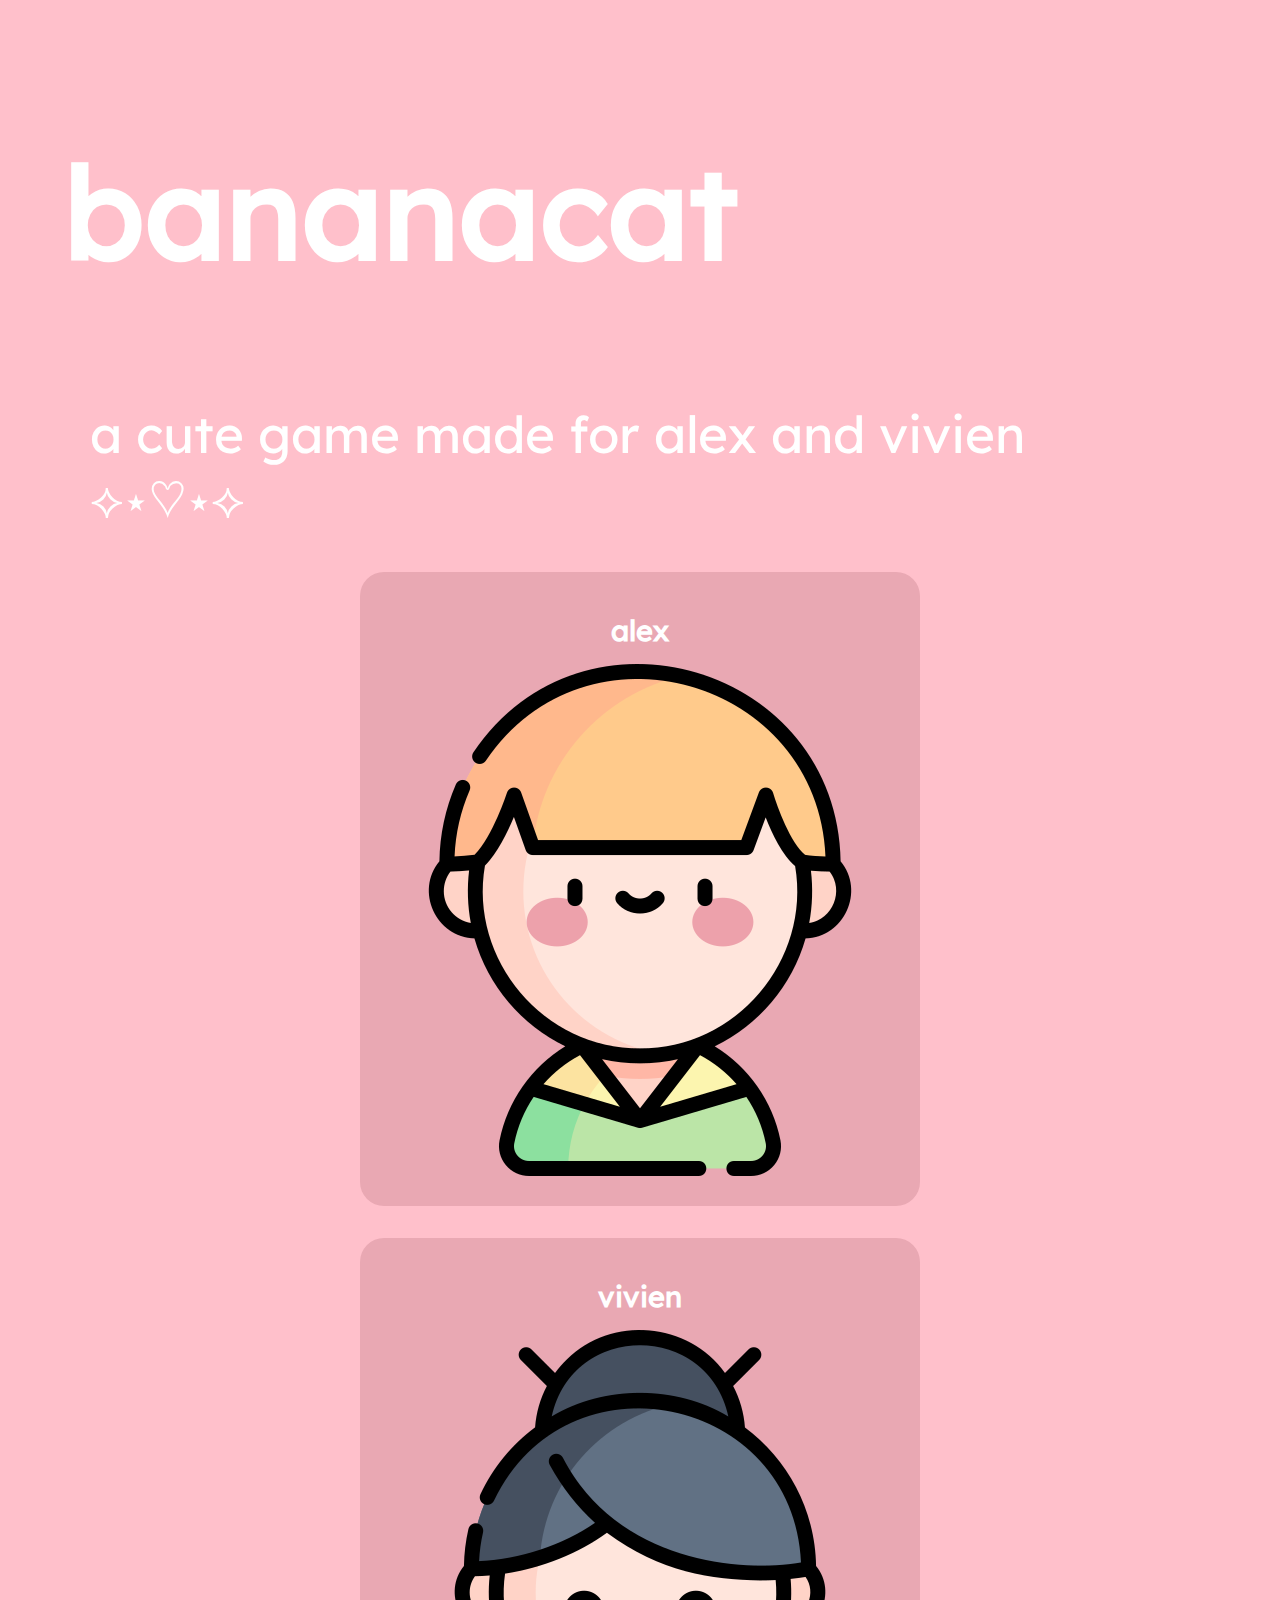
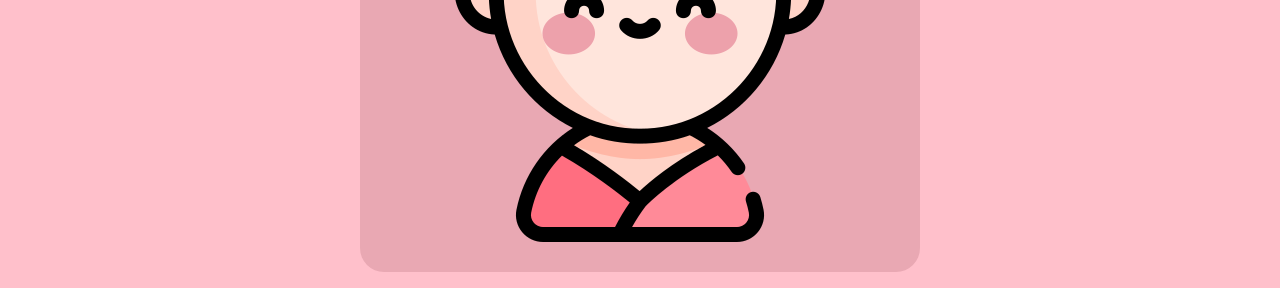
<file: index.html>
<!DOCTYPE html>
<html lang="en">
    <head>
        <meta charset="UTF-8">
        <meta http-equiv="X-UA-Compatible" content="IE=edge">
        <meta name="viewport" content="width=device-width, initial-scale=1.0">
        <meta name="description" content="a website for my girlfriend vivien">
        <meta name="author" content="alex mcbrier">
        <title>bananacat</title>
        <link rel="stylesheet" type="text/css" href="style.css">
        <meta name="viewport" content="width=device-width, initial-scale=1.0">
    </head>
    <body>
        <!-- 
            HOME PAGE DETAILS
            -----------------
            1. A title with logo at the top
            2. Choose either alex or vivien
            3. A navigation bar to home, text chat, and photo gallery
            4. A gallery view, where you can choose different options
        -->
        <div id = "loginContent">
            <h1 id = "title">bananacat</h1>
            <div class = "subtitle">a cute game made for alex and vivien ⟡⋆♡⋆⟡</div>
            <div id="displayStats">
                <a class="statsContainer" onclick="alex()" href="choosePet.html">
                    <h1 class="optionsHeader">alex</h1>
                    <img class="options" src="alex.png" alt="banana">
                </a>
                <a class="statsContainer" onclick="vivien()" href="choosePet.html">
                    <h1 class="optionsHeader">vivien</h1>
                    <img class="options" src="vivien.png" alt="cat">
                </a>
            </div>
        </div>
        <script>
            function alex() {
                name = "alex";
            }
            function vivien() {
                name = "vivien";
            }
        </script>
    </body>
</html>
</file>
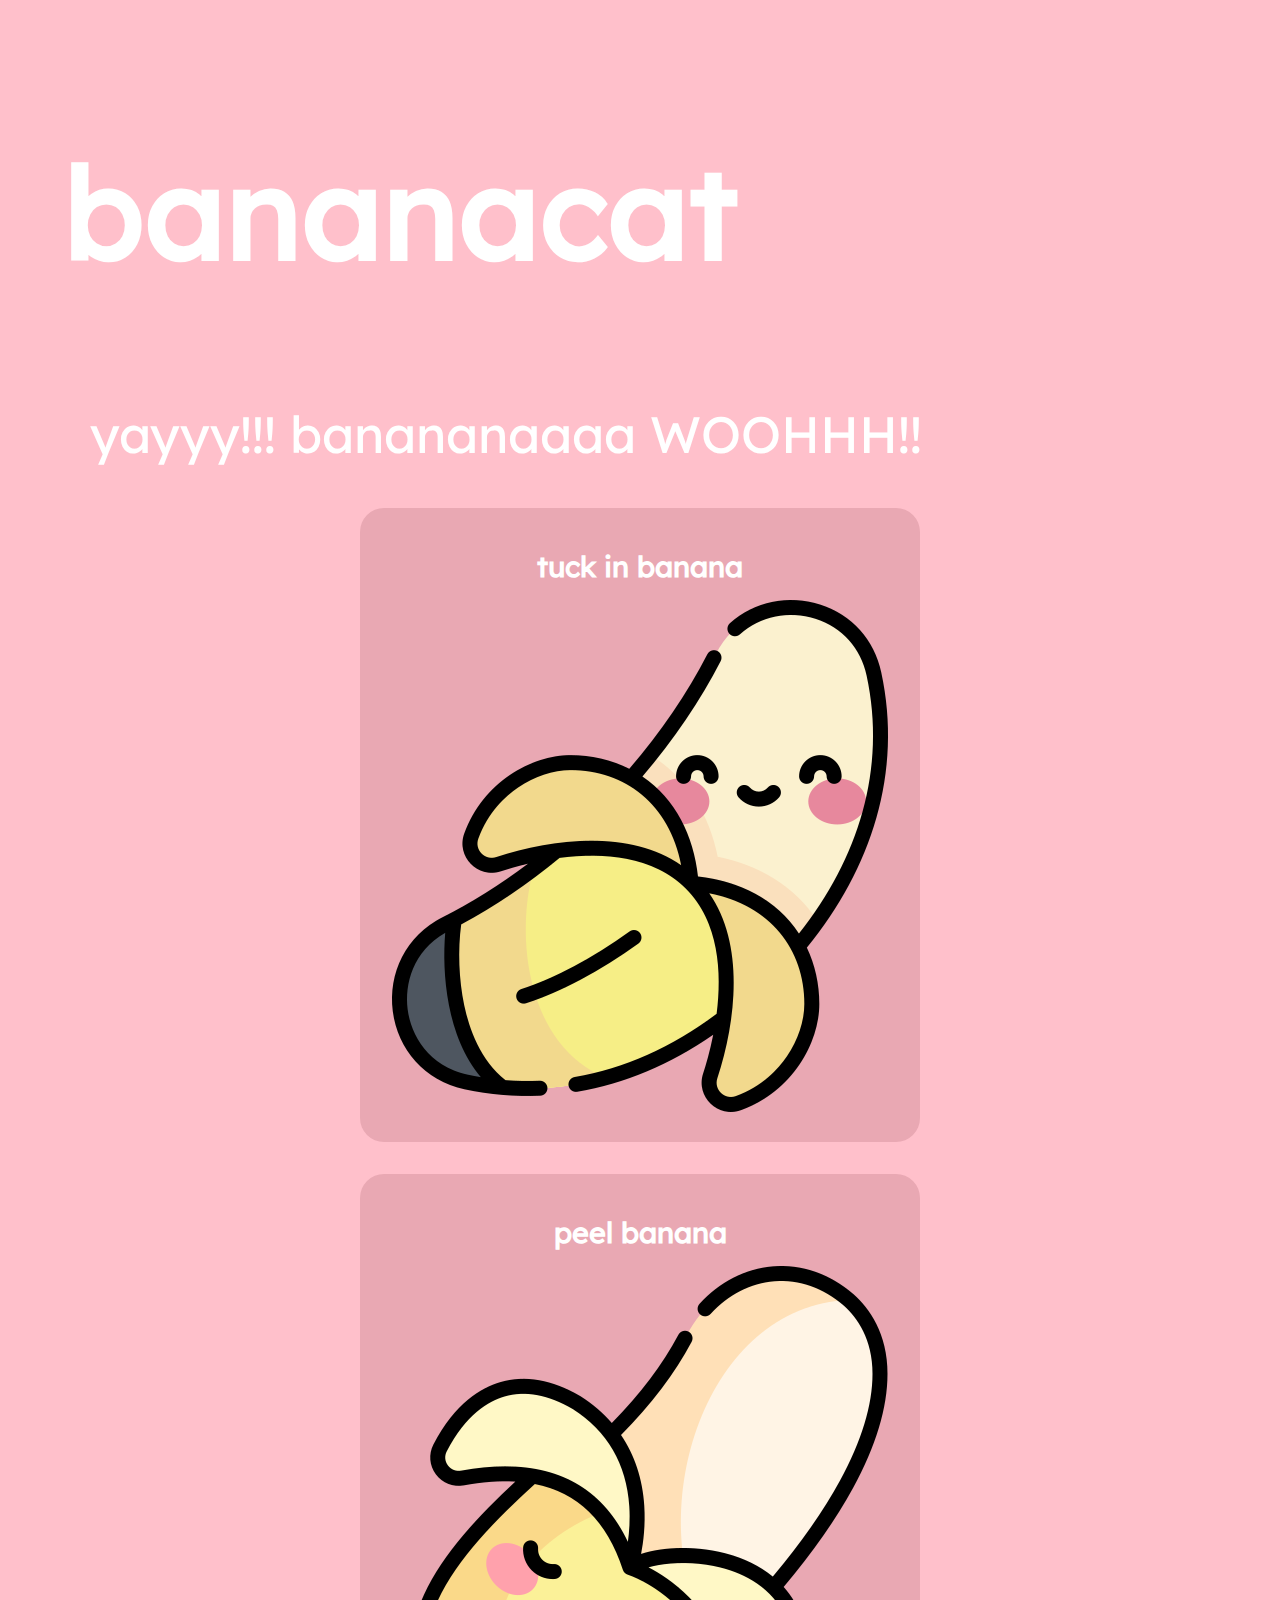
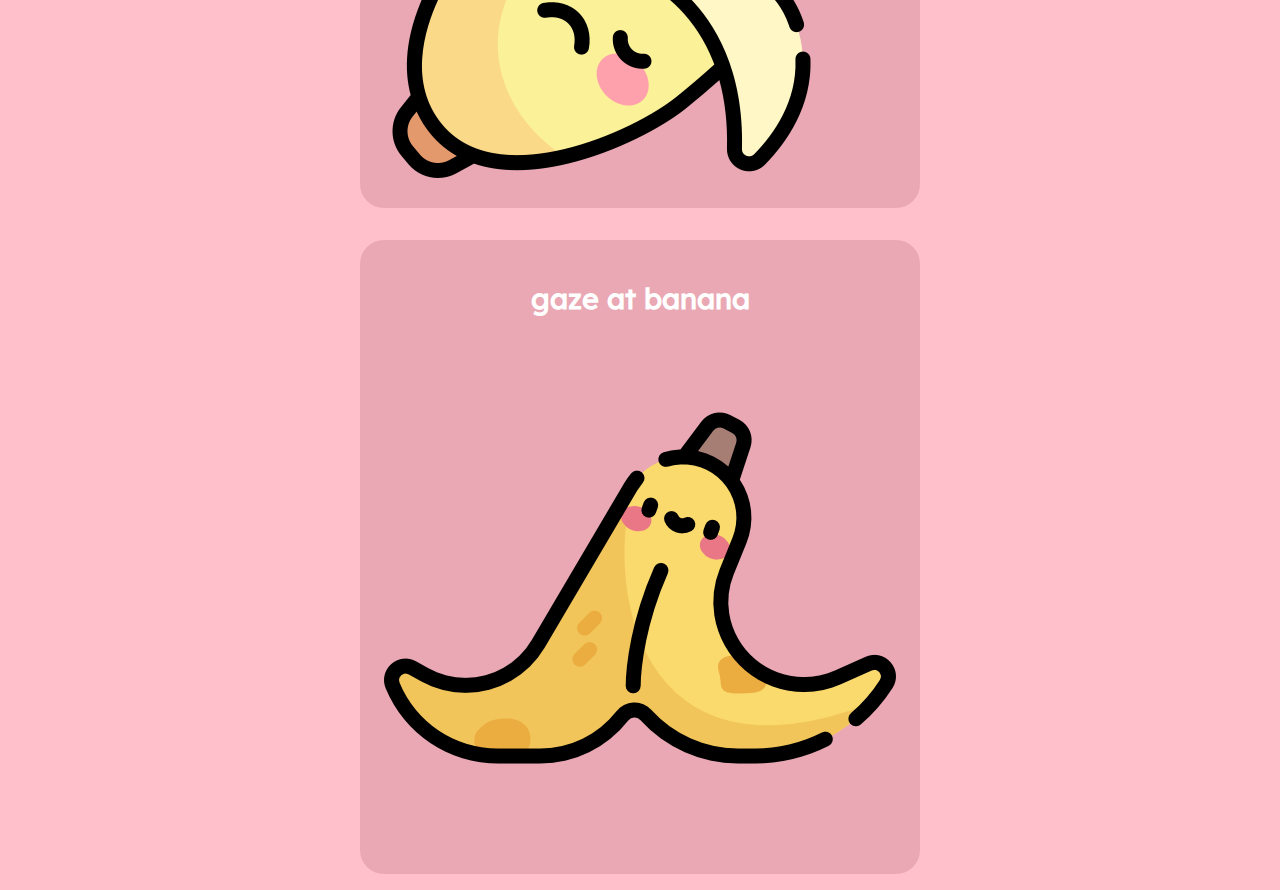
<file: banana.html>
<!DOCTYPE html>
<html lang="en">
<html>
    <head>
        <meta charset="UTF-8">
        <meta http-equiv="X-UA-Compatible" content="IE=edge">
        <meta name="viewport" content="width=device-width, initial-scale=1.0">
        <meta name="description" content="a website for my girlfriend vivien"/>
        <meta name="author" content="alex mcbrier">
        <title>bananacat</title>
        <link rel="stylesheet" type="text/css" href="style.css" />
        <meta name="viewport" content="width=device-width, initial-scale=1.0">
    </head>
    <body>
        <!-- 
            HOME PAGE DETAILS
            -----------------
            1. A title with logo at the top
            2. Choose either alex or vivien
            3. A navigation bar to home, text chat, and photo gallery
            4. A gallery view, where you can choose different options
        -->
        <div id = "loginContent">
            <h1 id = "title">bananacat</h1>
            <div class = "subtitle">yayyy!!! banananaaaa WOOHHH!!</div>
            <div id="displayStats">
                <a id = "thanku" class="statsContainer" onclick="sendMessage(' tucked me in to bed zzz - banana')">
                    <h1 id = "tuck"class="optionsHeader">tuck in banana</h1>
                    <img class="options" src="banana.png" alt="banana">
                </a>
                <a class="statsContainer" onclick="sendMessage(' just peeled me back woaah i be so naked - banana')">
                    <h1 class="optionsHeader">peel banana</h1>
                    <img class="options" src="banana (2).png" alt="cat">
                </a>
                <a class="statsContainer"  onclick="sendMessage(' is caught in my gaze again - banana')">
                    <h1 class="optionsHeader">gaze at banana</h1>
                    <img class="options" src="banana (3).png" alt="cat">
                </a>
            </div>
        </div>
        <script type="module">
            // Import config.js using CommonJS syntax
            // Import config.js using ESM syntax
            import config from './config.js';

            // Use the token from the configuration file
            const githubToken = config.githubToken;
    
            // Define sendMessage function
            window.sendMessage = function(msg) {
                const message = msg;
                const gistId = '389ee3930524788f78bbf8802d5a5eac';
    
                // Get the current content
                fetch(`https://api.github.com/gists/${gistId}`, {
                    method: 'GET',
                    headers: {
                        'Authorization': `token ${githubToken}`
                    },
                })
                    .then(response => {
                        if (!response.ok) {
                            throw new Error(`Failed to get current content. Status: ${response.status}`);
                        }
                        return response.json();
                    })
                    .then(data => {
                        const content = data.files['chat.txt'].content;
                        const newContent = content + `\n\nomgg!, ${name} ${message}`;
    
                        // Update the Gist with the new content
                        return fetch(`https://api.github.com/gists/${gistId}`, {
                            method: 'PATCH',
                            headers: {
                                'Content-Type': 'application/json',
                                'Authorization': `token ${githubToken}`
                            },
                            body: JSON.stringify({
                                files: {
                                    'chat.txt': {
                                        content: newContent,
                                    },
                                },
                            }),
                        });
                    })
                    .then(response => {
                        if (!response.ok) {
                            throw new Error(`Failed to update chat. Status: ${response.status}`);
                        }
                    })
                    .then(() => {
                        // After updating, load the chat again
                        loadChat();
                        userInput.value = '';
                    })
                    .catch(error => console.error('Error updating chat:', error));
    
                    function delayedAction() {
                        window.location = "thanku.html";
                    }
    
                    // Set a timeout for 2 seconds (2000 milliseconds)
                    setTimeout(delayedAction, 250);
            }
    
            function handleKeyPress(event) {
                // Check if the pressed key is Enter (keyCode 13)
                if (event.keyCode === 13) {
                    // Prevent the default behavior of the Enter key (form submission)
                    event.preventDefault();
                    // Call the sendMessage function when Enter is pressed
                    sendMessage();
                }
            }
        </script>
    </body>
</html>
</file>
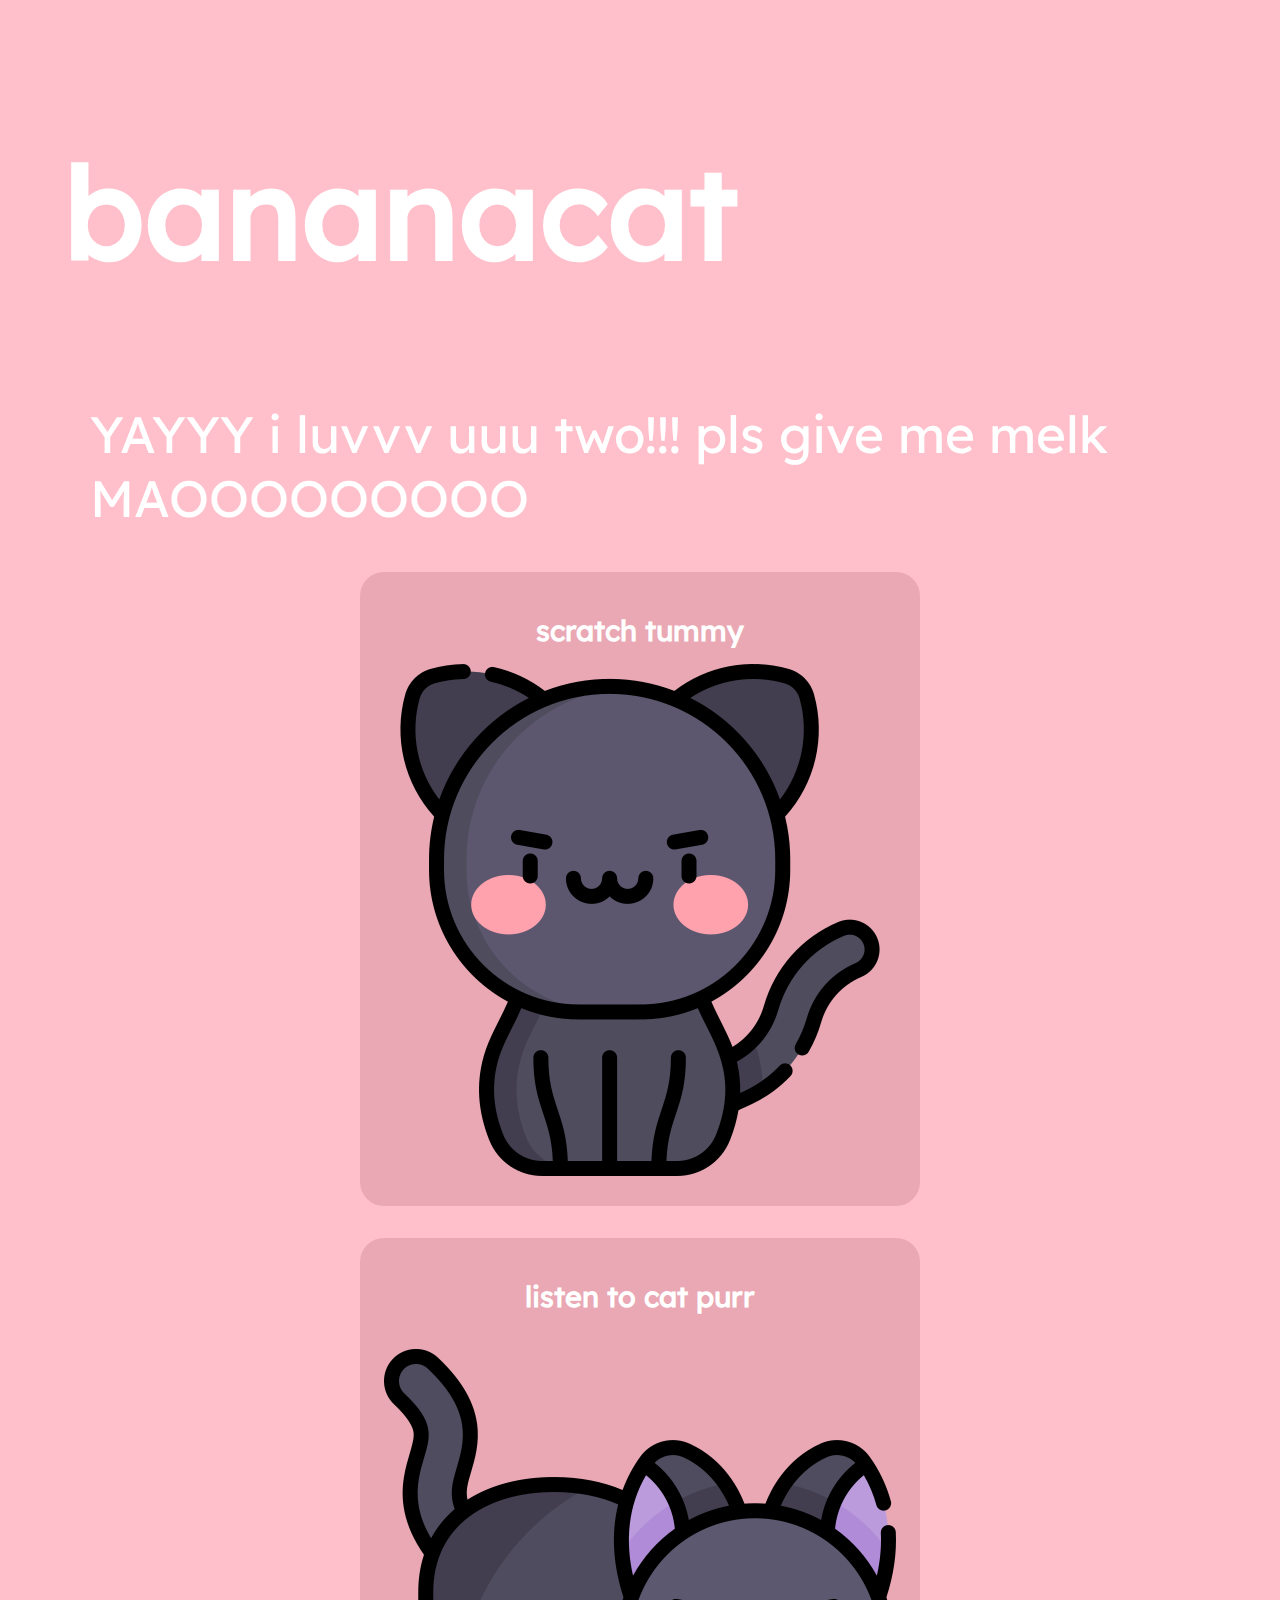
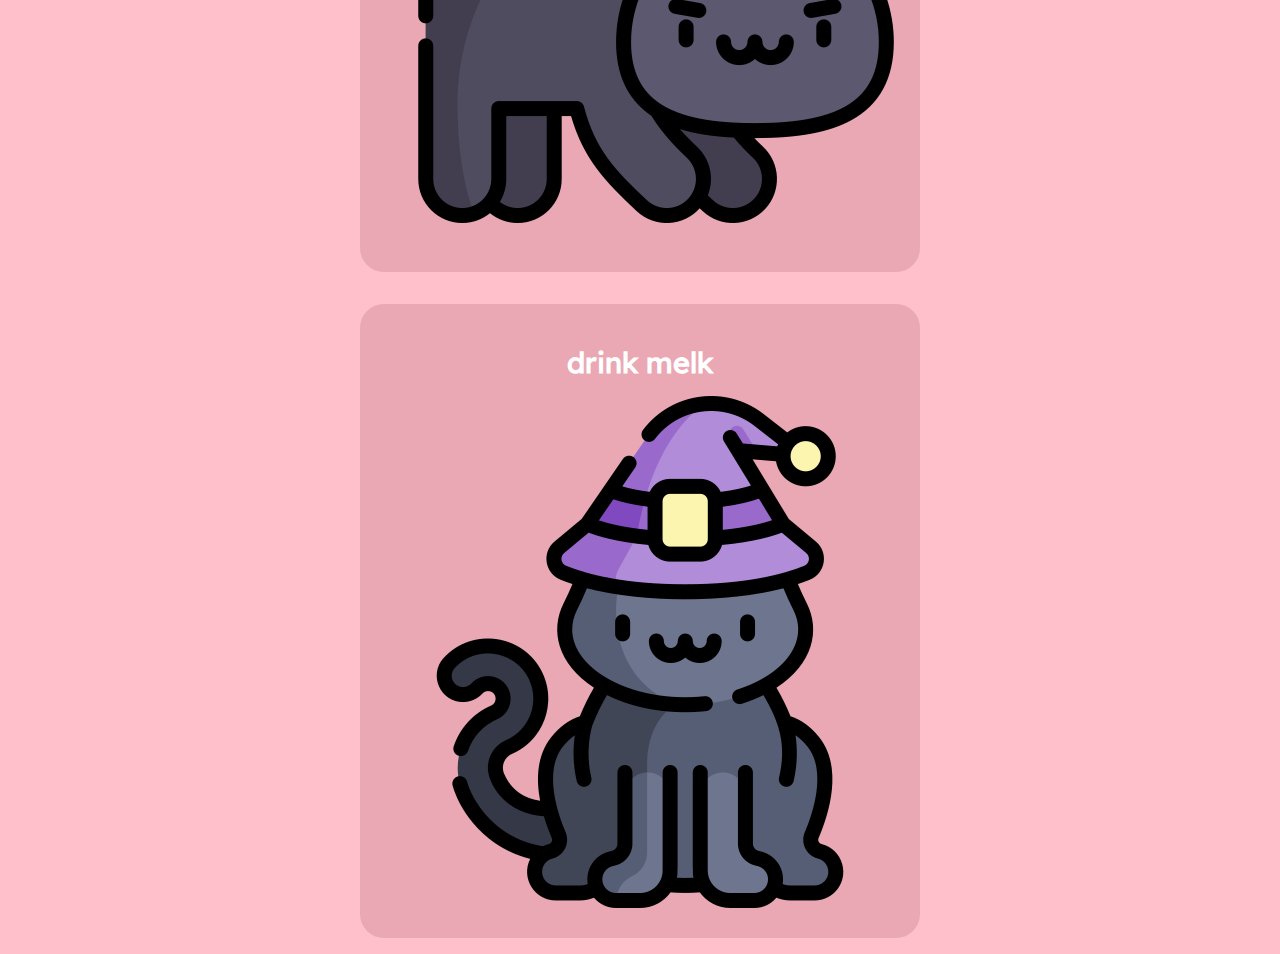
<file: cat.html>
<!DOCTYPE html>
<html lang="en">
<html>
    <head>
        <meta charset="UTF-8">
        <meta http-equiv="X-UA-Compatible" content="IE=edge">
        <meta name="viewport" content="width=device-width, initial-scale=1.0">
        <meta name="description" content="a website for my girlfriend vivien"/>
        <meta name="author" content="alex mcbrier">
        <title>bananacat</title>
        <link rel="stylesheet" type="text/css" href="style.css" />
        <meta name="viewport" content="width=device-width, initial-scale=1.0">
    </head>
    <body>
        <!-- 
            HOME PAGE DETAILS
            -----------------
            1. A title with logo at the top
            2. Choose either alex or vivien
            3. A navigation bar to home, text chat, and photo gallery
            4. A gallery view, where you can choose different options
        -->
        <div id = "loginContent">
            <h1 id = "title">bananacat</h1>
            <div class = "subtitle">YAYYY i luvvv uuu two!!! pls give me melk MAOOOOOOOOO</div>
            <div id="displayStats">
                <a id = "thanku" class="statsContainer" onclick="sendMessage(' just scratched my tummy WOOHHHHH - cat')">
                    <h1 id = "tuck"class="optionsHeader">scratch tummy</h1>
                    <img class="options" src="black-cat.png" alt="banana">
                </a>
                <a class="statsContainer" onclick="sendMessage(' is listening to me purr!!! maooooooooo - cat')">
                    <h1 class="optionsHeader">listen to cat purr</h1>
                    <img class="options" src="cat.png" alt="cat">
                </a>
                <a class="statsContainer"  onclick="sendMessage(' just gave me so much melkkk ohmaagaahhhh - cat')">
                    <h1 class="optionsHeader">drink melk</h1>
                    <img class="options" src="black-cat-2.png" alt="cat">
                </a>
            </div>
        </div>
        <script type="module">
            // Import config.js using CommonJS syntax
            // Import config.js using ESM syntax
            import config from './config.js';

            // Use the token from the configuration file
            const githubToken = config.githubToken;
            // Define sendMessage function
            window.sendMessage = function(msg) {
                const message = msg;
                const gistId = '389ee3930524788f78bbf8802d5a5eac';
    
                // Get the current content
                fetch(`https://api.github.com/gists/${gistId}`, {
                    method: 'GET',
                    headers: {
                        'Authorization': `token ${githubToken}`
                    },
                })
                    .then(response => {
                        if (!response.ok) {
                            throw new Error(`Failed to get current content. Status: ${response.status}`);
                        }
                        return response.json();
                    })
                    .then(data => {
                        const content = data.files['chat.txt'].content;
                        const newContent = content + `\n\nomgg!, ${name} ${message}`;
    
                        // Update the Gist with the new content
                        return fetch(`https://api.github.com/gists/${gistId}`, {
                            method: 'PATCH',
                            headers: {
                                'Content-Type': 'application/json',
                                'Authorization': `token ${githubToken}`
                            },
                            body: JSON.stringify({
                                files: {
                                    'chat.txt': {
                                        content: newContent,
                                    },
                                },
                            }),
                        });
                    })
                    .then(response => {
                        if (!response.ok) {
                            throw new Error(`Failed to update chat. Status: ${response.status}`);
                        }
                    })
                    .then(() => {
                        // After updating, load the chat again
                        loadChat();
                        userInput.value = '';
                    })
                    .catch(error => console.error('Error updating chat:', error));
                    function delayedAction() {
                        window.location = "thanku.html";
                    }

                    // Set a timeout for 2 seconds (2000 milliseconds)
                    setTimeout(delayedAction, 250);
            }
    
            function handleKeyPress(event) {
                // Check if the pressed key is Enter (keyCode 13)
                if (event.keyCode === 13) {
                    // Prevent the default behavior of the Enter key (form submission)
                    event.preventDefault();
                    // Call the sendMessage function when Enter is pressed
                    sendMessage();
                }
            }
        </script>
    </body>
</html>
</file>
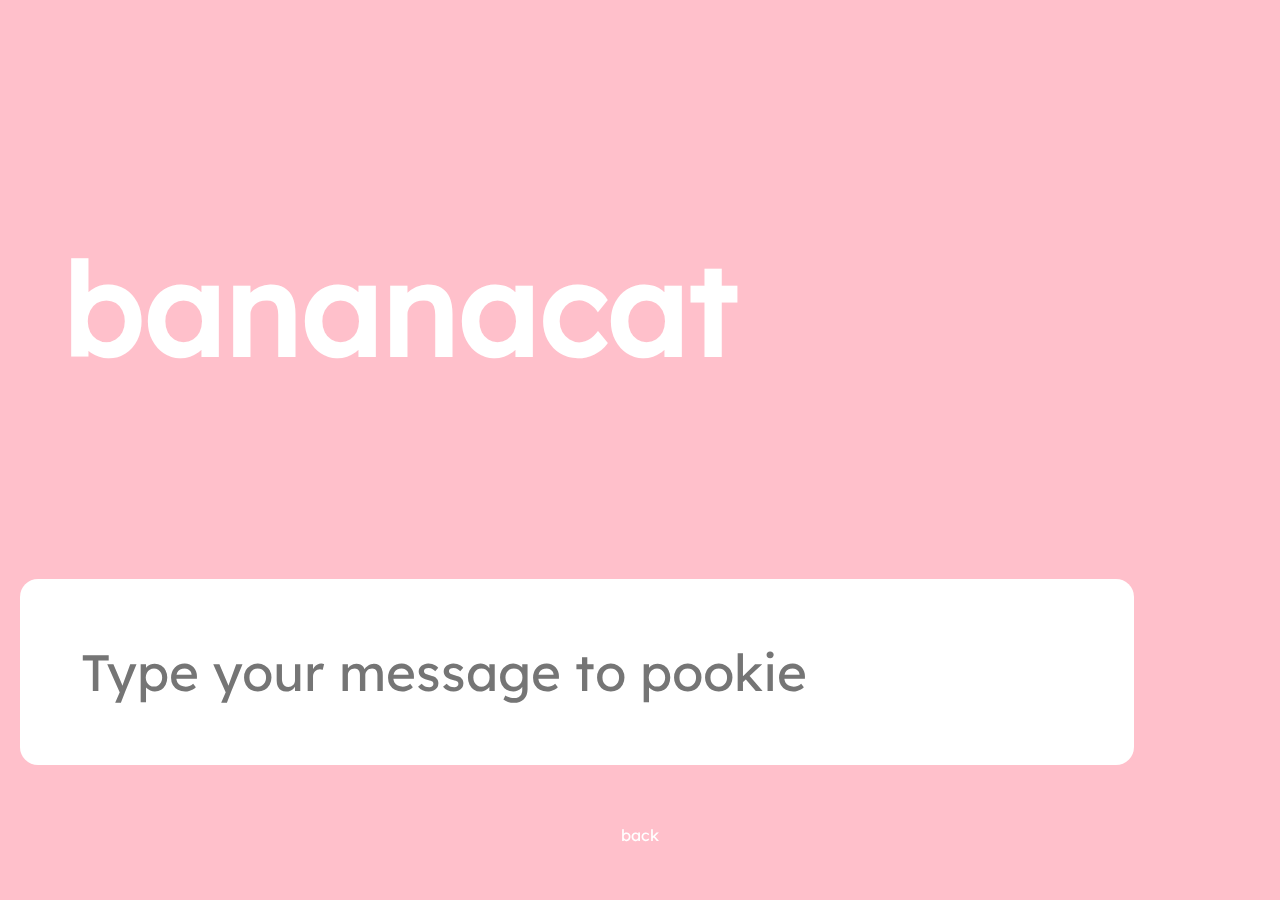
<file: chat.html>
<!DOCTYPE html>
<html lang="en">

<head>
    <meta charset="UTF-8">
    <meta http-equiv="X-UA-Compatible" content="IE=edge">
    <meta name="viewport" content="width=device-width, initial-scale=1.0">
    <link rel="stylesheet" type="text/css" href="style.css" />
    <title>Chat Page</title>
</head>

<body>
    <div id = "loginContent"></div>
        <h1 class = "chatTitle" id="title" href="index.html">bananacat</h1>
        <div class="chat-container">
            <div id="chat-box"></div>
            <div class="input-container">
                <input type="text" id="user-input" placeholder="Type your message to pookie" onkeypress="handleKeyPress(event)">
            </div>
        </div>
        <a id="back" href="index.html">back</a>
    </div>
    <script type = "module">
        document.addEventListener('DOMContentLoaded', function () {
            loadChat();
        });
        import config from './config.js';

        const githubToken = config.githubToken;
        function loadChat() {
            const chatBox = document.getElementById('chat-box');
            const gistId = '389ee3930524788f78bbf8802d5a5eac';
           
            fetch(`https://api.github.com/gists/${gistId}`, {
                method: 'GET',
                headers: {
                    'Authorization': `token ${githubToken}`
                },
            })
                .then(response => {
                    // Check if the response is successful
                    if (!response.ok) {
                        // Check for rate limit exceeded
                        if (response.status === 403) {
                            const rateLimitReset = response.headers.get('X-RateLimit-Reset');
                            console.error(`Rate limit exceeded. Try again after ${new Date(rateLimitReset * 1000)}`);
                        } else {
                            throw new Error(`Failed to load chat. Status: ${response.status}`);
                        }
                    }
                    return response.json();
                })
                .then(data => {
                    const content = data.files['chat.txt'].content;
                    const formattedContent = content.replace(/\n/g, '<br>');
                    chatBox.innerHTML = formattedContent;
                    chatBox.scrollTop = chatBox.scrollHeight;
                })
                .catch(error => console.error('Error loading chat:', error));
        }

        window.sendMessage = function(msg) {
            const userInput = document.getElementById('user-input');
            const message = userInput.value.trim();
            const gistId = '389ee3930524788f78bbf8802d5a5eac';

            // Get the current content
            fetch(`https://api.github.com/gists/${gistId}`, {
                method: 'GET',
                headers: {
                    'Authorization': `token ${githubToken}`
                },
            })
                .then(response => {
                    if (!response.ok) {
                        throw new Error(`Failed to get current content. Status: ${response.status}`);
                    }
                    return response.json();
                })
                .then(data => {
                    const content = data.files['chat.txt'].content;
                    const newContent = content + `\n\n${name}: ${message}`;

                    // Update the Gist with the new content
                    return fetch(`https://api.github.com/gists/${gistId}`, {
                        method: 'PATCH',
                        headers: {
                            'Content-Type': 'application/json',
                            'Authorization': `token ${githubToken}`
                        },
                        body: JSON.stringify({
                            files: {
                                'chat.txt': {
                                    content: newContent,
                                },
                            },
                        }),
                    });
                })
                .then(response => {
                    if (!response.ok) {
                        throw new Error(`Failed to update chat. Status: ${response.status}`);
                    }
                })
                .then(() => {
                    // After updating, load the chat again
                    loadChat();
                    userInput.value = '';
                })
                .catch(error => console.error('Error updating chat:', error));
        }
        window.handleKeyPress = function(event) {
            // Check if the pressed key is Enter (keyCode 13)
            if (event.keyCode === 13) {
                // Prevent the default behavior of the Enter key (form submission)
                event.preventDefault();
                // Call the sendMessage function when Enter is pressed
                sendMessage();
            }
        }
    </script>
</body>

</html>
</file>
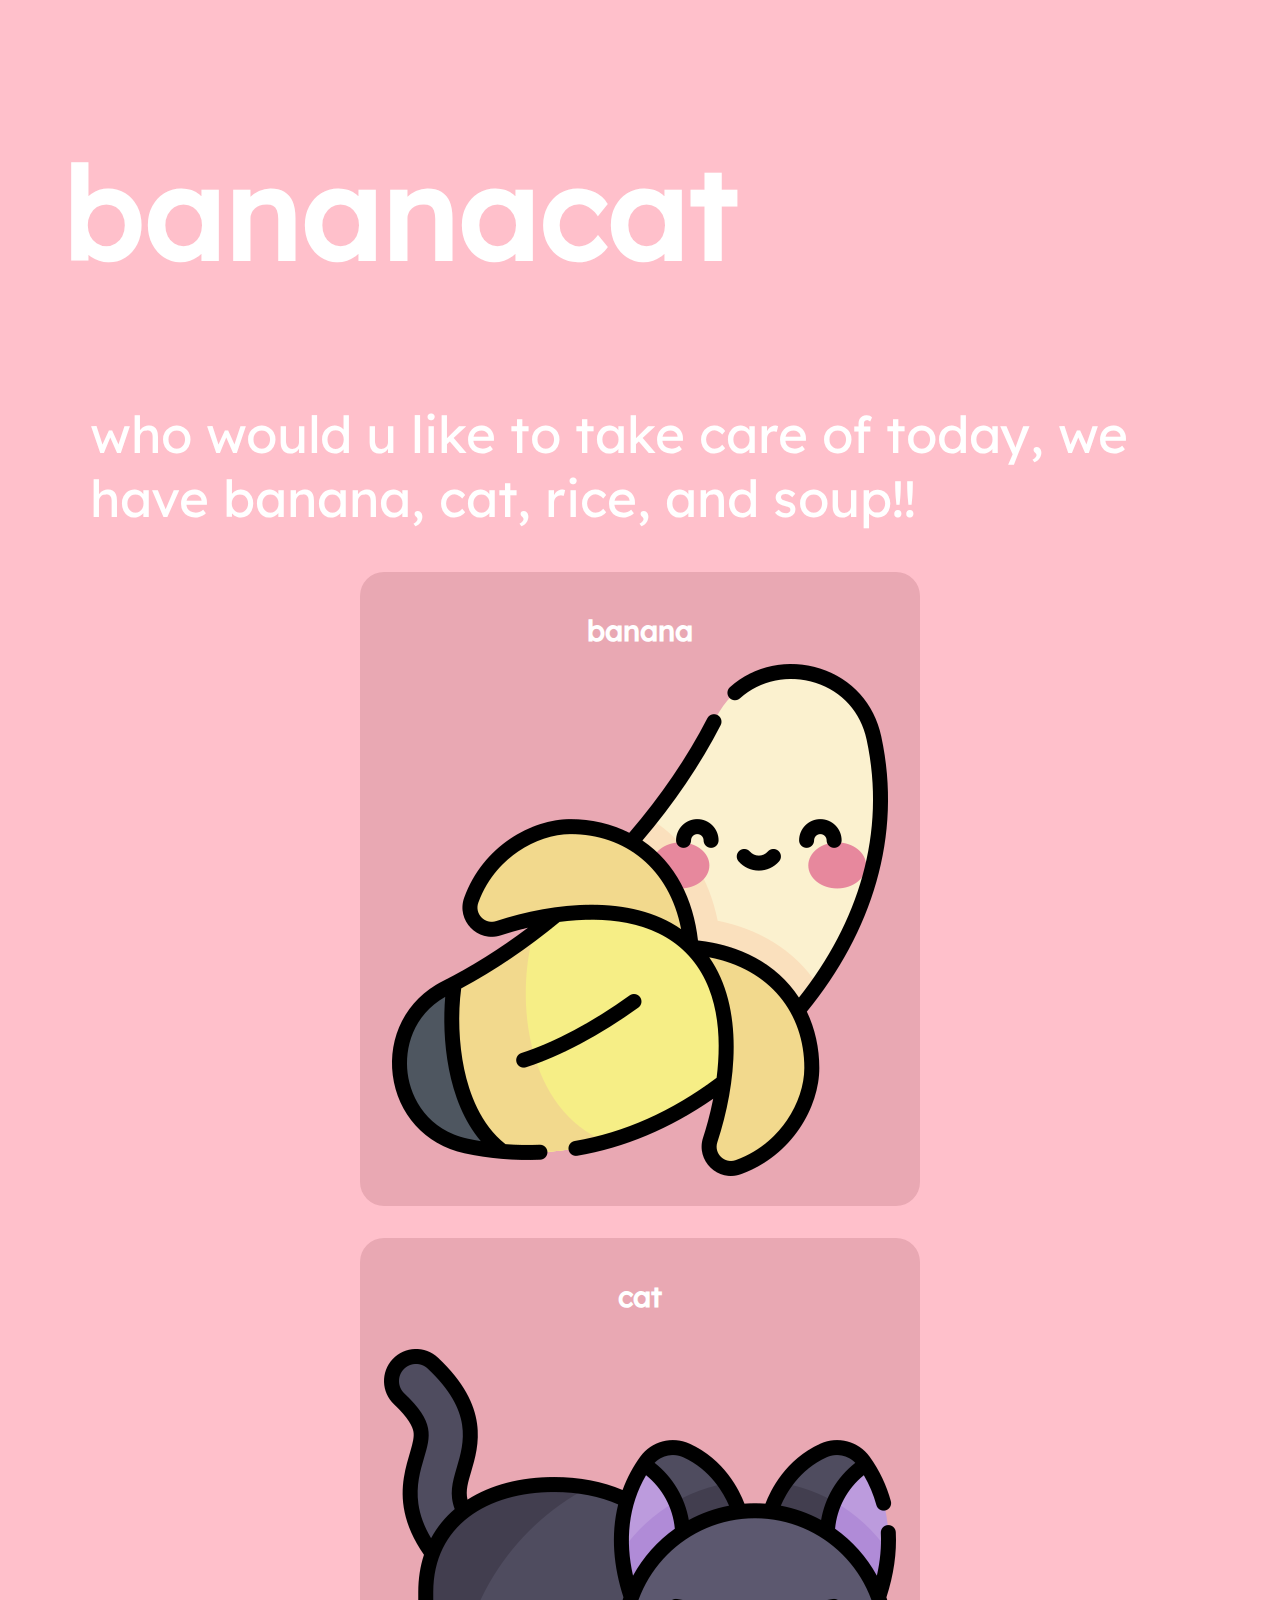
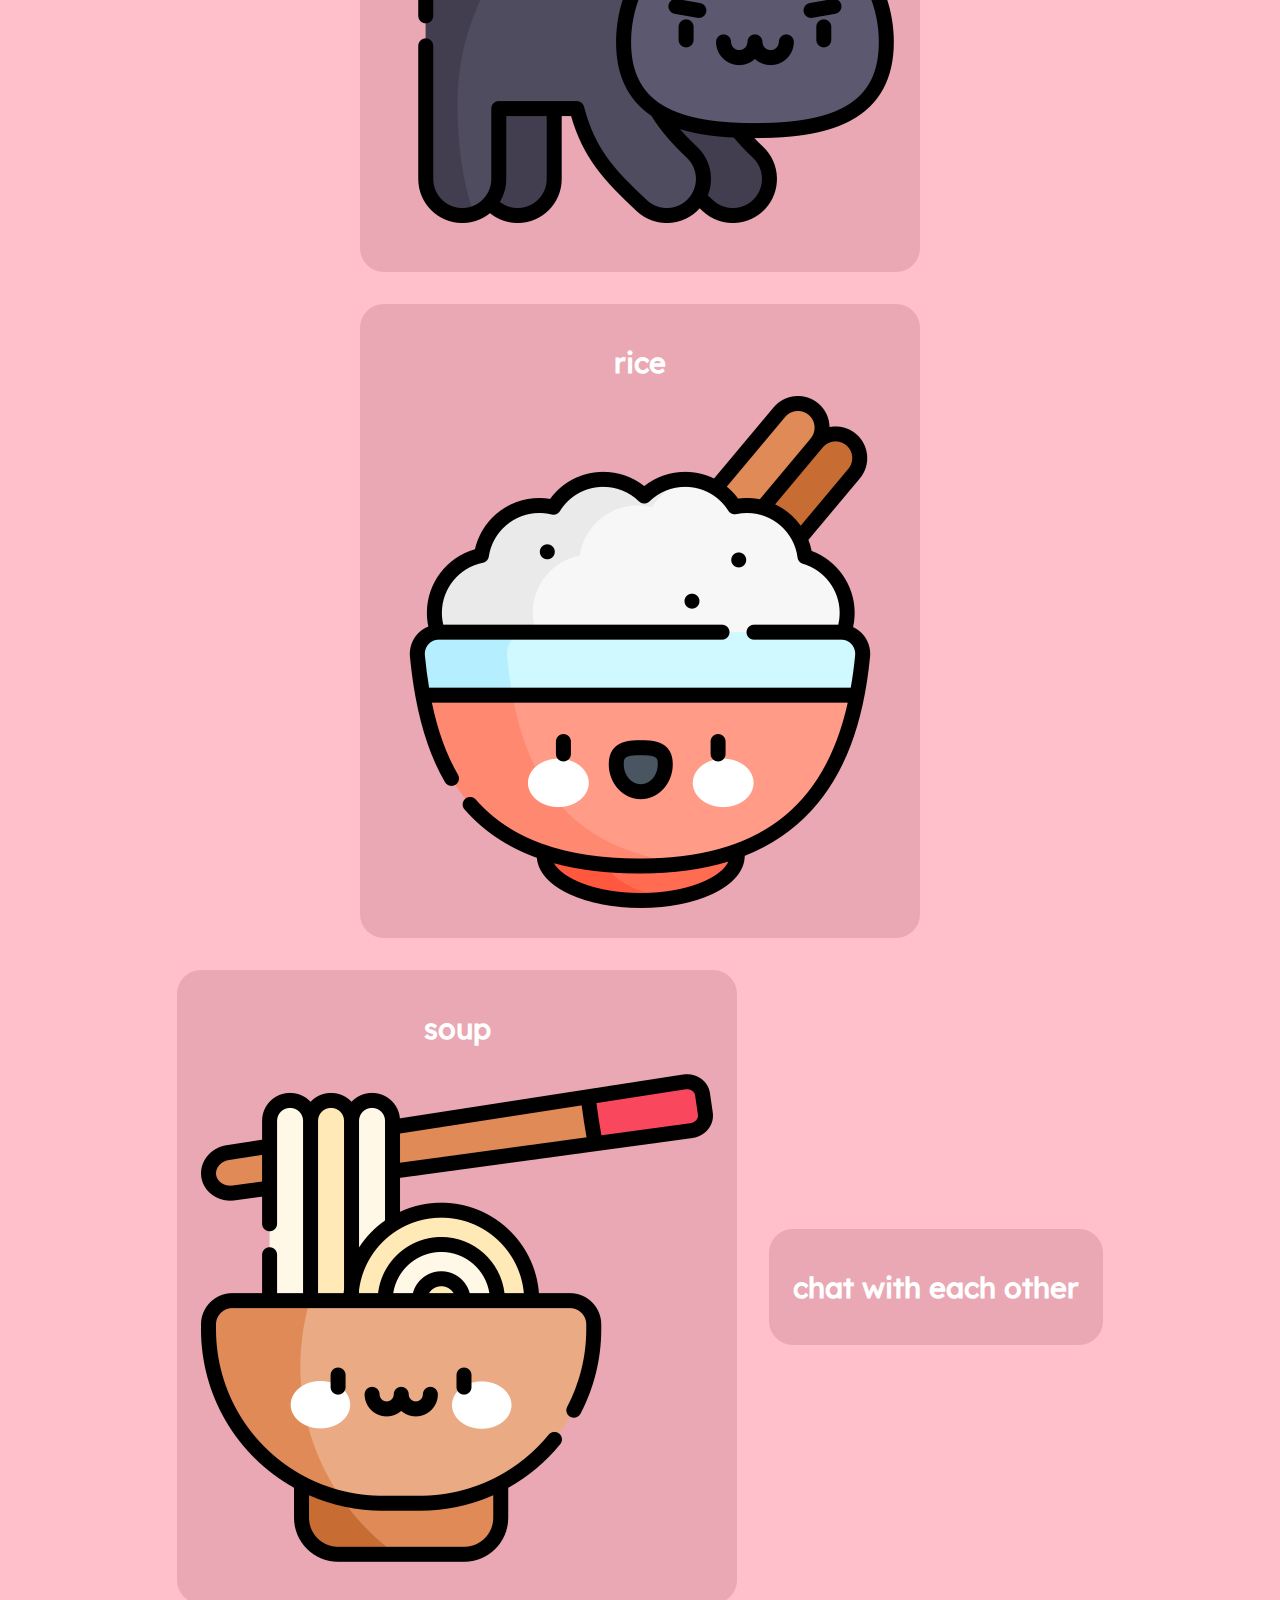
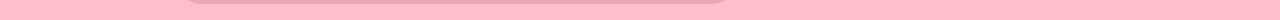
<file: choosePet.html>
<!DOCTYPE html>
<html lang="en">
<html>
    <head>
        <meta charset="UTF-8">
        <meta http-equiv="X-UA-Compatible" content="IE=edge">
        <meta name="viewport" content="width=device-width, initial-scale=1.0">
        <meta name="description" content="a website for my girlfriend vivien"/>
        <meta name="author" content="alex mcbrier">
        <title>bananacat</title>
        <link rel="stylesheet" type="text/css" href="style.css" />
    </head>
    <body>
        <!-- 
            HOME PAGE DETAILS
            -----------------
            1. A title with logo at the top
            2. Choose either alex or vivien
            3. A navigation bar to home, text chat, and photo gallery
            4. A gallery view, where you can choose different options
        -->
        <div id = "loginContent">
            <h1 href="index.html" id = "title">bananacat</h1>
            <div class = "subtitle">who would u like to take care of today, we have banana, cat, rice, and soup!!</div>
            <div id="displayStats">
                <a class="statsContainer" href = "banana.html">
                    <h1  class="optionsHeader">banana</h1>
                    <img class="options" src="banana.png" alt="banana">
                </a>
                <a class="statsContainer" href = "cat.html">
                    <h1  class="optionsHeader">cat</h1>
                    <img class="options" src="cat.png" alt="cat">
                </a>
                <a class="statsContainer" href = "rice.html">
                    <h1  class="optionsHeader">rice</h1>
                    <img class="options" src="rice.png" alt="cat">
                </a>
                <a class="statsContainer" href = "soup.html">
                    <h1  class="optionsHeader">soup</h1>
                    <img class="options" src="soup.png" alt="cat">
                </a>
                <a class="statsContainer" href="chat.html">
                    <h1 class="optionsHeader">chat with each other</h1>
                </a>
            </div>
        </div>
    </body>
</html>
</file>
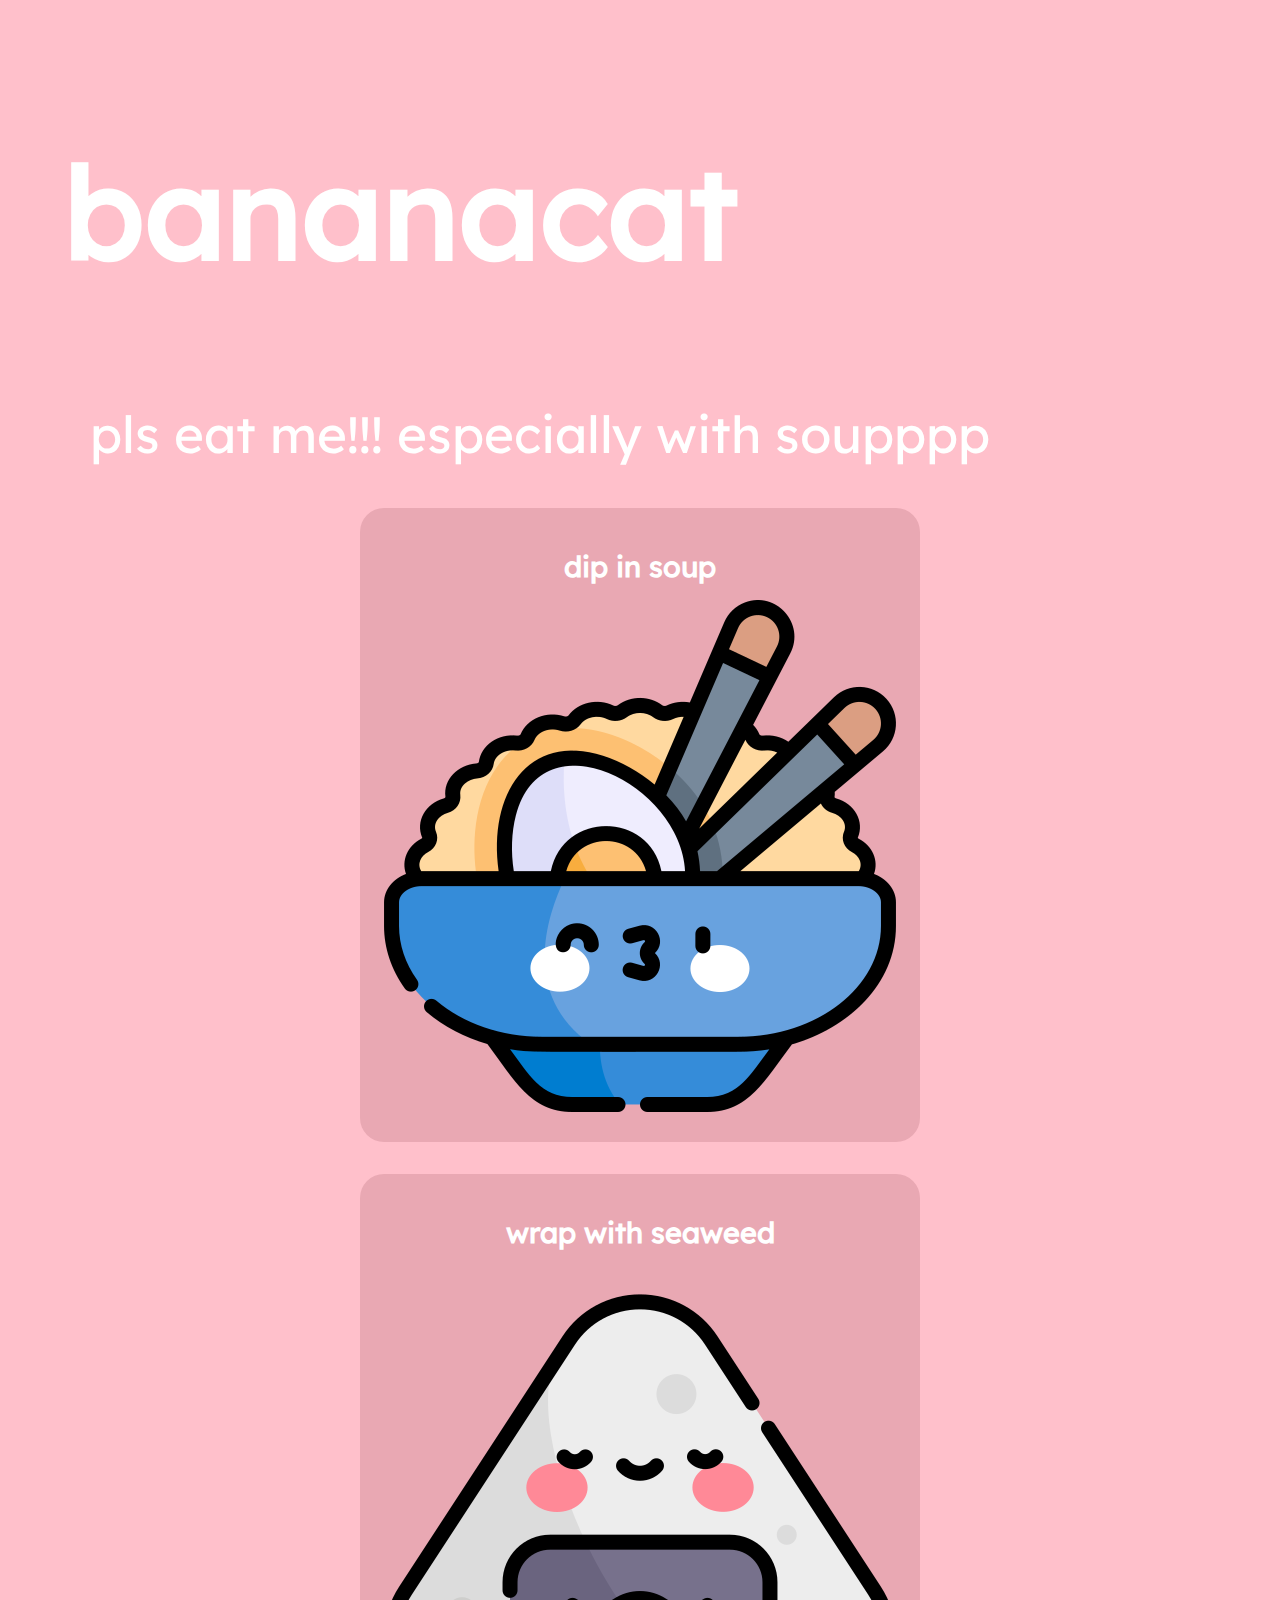
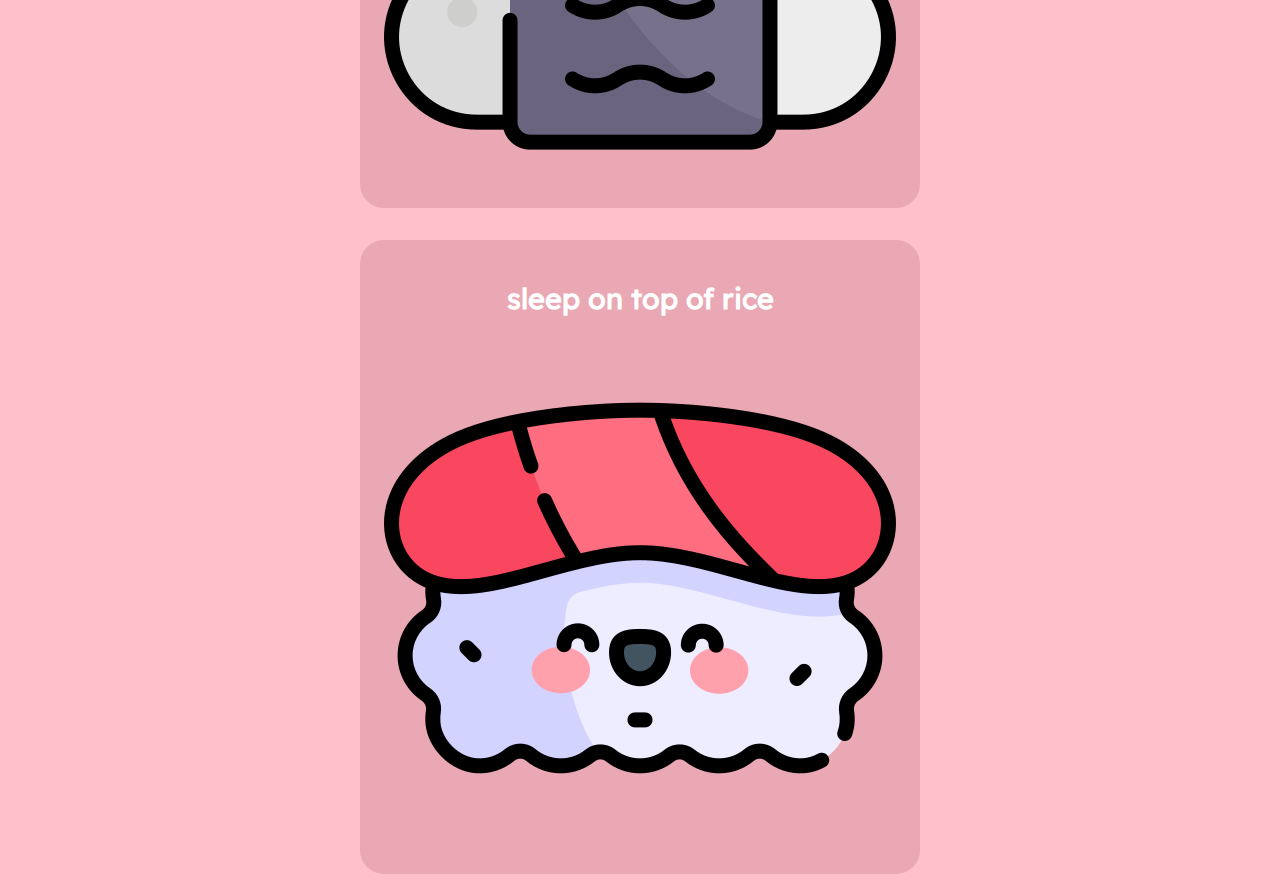
<file: rice.html>
<!DOCTYPE html>
<html lang="en">
<html>
    <head>
        <meta charset="UTF-8">
        <meta http-equiv="X-UA-Compatible" content="IE=edge">
        <meta name="viewport" content="width=device-width, initial-scale=1.0">
        <meta name="description" content="a website for my girlfriend vivien"/>
        <meta name="author" content="alex mcbrier">
        <title>bananacat</title>
        <link rel="stylesheet" type="text/css" href="style.css" />
        <meta name="viewport" content="width=device-width, initial-scale=1.0">
    </head>
    <body>
        <!-- 
            HOME PAGE DETAILS
            -----------------
            1. A title with logo at the top
            2. Choose either alex or vivien
            3. A navigation bar to home, text chat, and photo gallery
            4. A gallery view, where you can choose different options
        -->
        <div id = "loginContent">
            <h1 id = "title">bananacat</h1>
            <div class = "subtitle">pls eat me!!! especially with soupppp</div>
            <div id="displayStats">
                <a id = "thanku" class="statsContainer" onclick="sendMessage(' is dipping me in the soup omggg - rice')">
                    <h1 id = "tuck"class="optionsHeader">dip in soup</h1>
                    <img class="options" src="rice2.png" alt="banana">
                </a>
                <a class="statsContainer" onclick="sendMessage(' is wrapping me up with seaweedd yaysdyyy - rice')">
                    <h1 class="optionsHeader">wrap with seaweed</h1>
                    <img class="options" src="onigiri.png" alt="cat">
                </a>
                <a class="statsContainer"  onclick="sendMessage(' is sleeping so peacefully with me this is so awesome - rice')">
                    <h1 class="optionsHeader">sleep on top of rice</h1>
                    <img class="options" src="nigiri.png" alt="cat">
                </a>
            </div>
        </div>
        <script type="module">
            // Import config.js using CommonJS syntax
            // Import config.js using ESM syntax
            import config from './config.js';

            // Use the token from the configuration file
            const githubToken = config.githubToken;
            // Define sendMessage function
            window.sendMessage = function(msg) {
                const message = msg;
                const gistId = '389ee3930524788f78bbf8802d5a5eac';
    
                // Get the current content
                fetch(`https://api.github.com/gists/${gistId}`, {
                    method: 'GET',
                    headers: {
                        'Authorization': `token ${githubToken}`
                    },
                })
                    .then(response => {
                        if (!response.ok) {
                            throw new Error(`Failed to get current content. Status: ${response.status}`);
                        }
                        return response.json();
                    })
                    .then(data => {
                        const content = data.files['chat.txt'].content;
                        const newContent = content + `\n\nomgg!, ${name} ${message}`;
    
                        // Update the Gist with the new content
                        return fetch(`https://api.github.com/gists/${gistId}`, {
                            method: 'PATCH',
                            headers: {
                                'Content-Type': 'application/json',
                                'Authorization': `token ${githubToken}`
                            },
                            body: JSON.stringify({
                                files: {
                                    'chat.txt': {
                                        content: newContent,
                                    },
                                },
                            }),
                        });
                    })
                    .then(response => {
                        if (!response.ok) {
                            throw new Error(`Failed to update chat. Status: ${response.status}`);
                        }
                    })
                    .then(() => {
                        // After updating, load the chat again
                        loadChat();
                        userInput.value = '';
                    })
                    .catch(error => console.error('Error updating chat:', error));
                    function delayedAction() {
                        window.location = "thanku.html";
                    }

                    // Set a timeout for 2 seconds (2000 milliseconds)
                    setTimeout(delayedAction, 250);
            }
    
            function handleKeyPress(event) {
                // Check if the pressed key is Enter (keyCode 13)
                if (event.keyCode === 13) {
                    // Prevent the default behavior of the Enter key (form submission)
                    event.preventDefault();
                    // Call the sendMessage function when Enter is pressed
                    sendMessage();
                }
            }
        </script>
    </body>
</html>
</file>
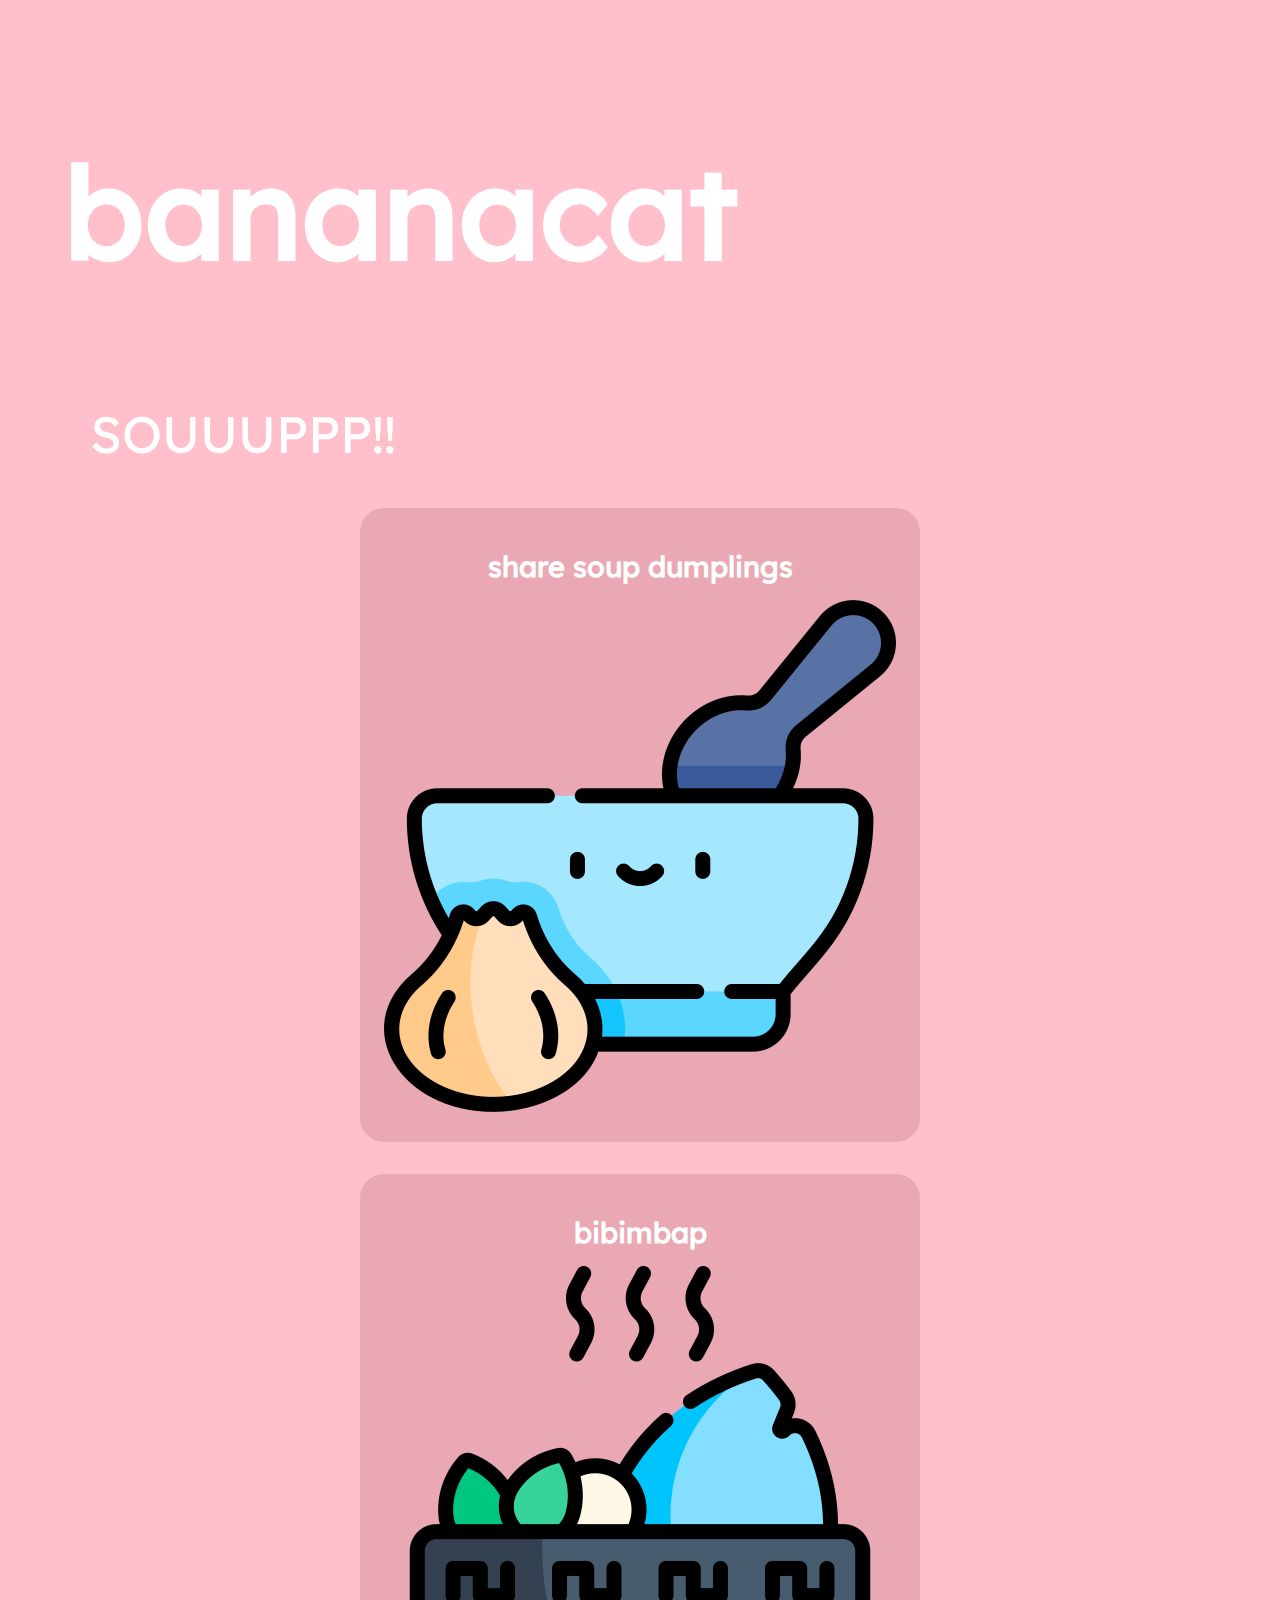
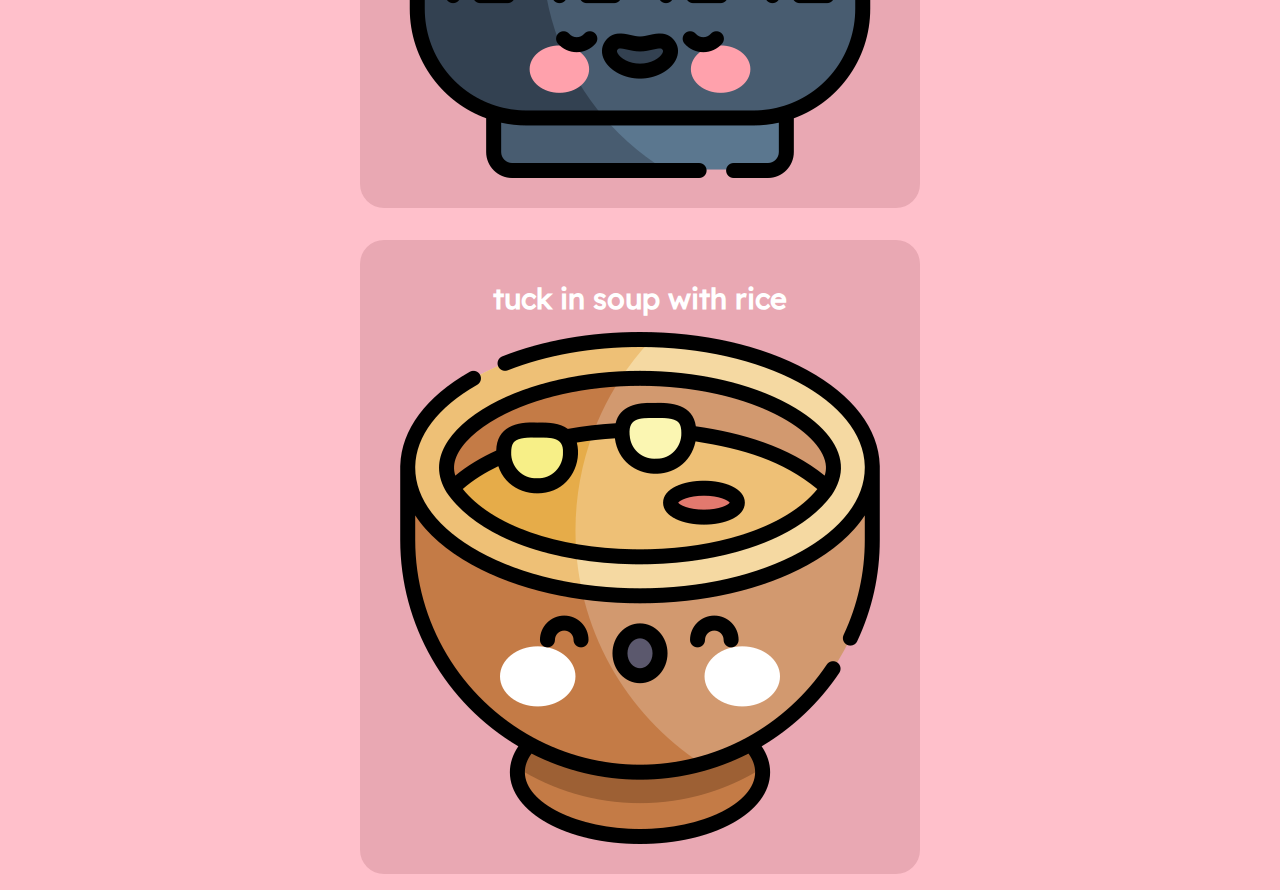
<file: soup.html>
<!DOCTYPE html>
<html lang="en">
<html>
    <head>
        <meta charset="UTF-8">
        <meta http-equiv="X-UA-Compatible" content="IE=edge">
        <meta name="viewport" content="width=device-width, initial-scale=1.0">
        <meta name="description" content="a website for my girlfriend vivien"/>
        <meta name="author" content="alex mcbrier">
        <title>bananacat</title>
        <link rel="stylesheet" type="text/css" href="style.css" />
        <meta name="viewport" content="width=device-width, initial-scale=1.0">
    </head>
    <body>
        <!-- 
            HOME PAGE DETAILS
            -----------------
            1. A title with logo at the top
            2. Choose either alex or vivien
            3. A navigation bar to home, text chat, and photo gallery
            4. A gallery view, where you can choose different options
        -->
        <div id = "loginContent">
            <h1 id = "title">bananacat</h1>
            <div class = "subtitle">SOUUUPPP!!</div>
            <div id="displayStats">
                <a id = "thanku" class="statsContainer" onclick="sendMessage(' is having soup dumplings with me yayyy - soup')">
                    <h1 id = "tuck"class="optionsHeader">share soup dumplings</h1>
                    <img class="options" src="garlic-soup.png" alt="banana">
                </a>
                <a class="statsContainer" onclick="sendMessage(' is having bibimbap with me oohhhhh - soup')">
                    <h1 class="optionsHeader">bibimbap</h1>
                    <img class="options" src="shark-fin-soup.png" alt="cat">
                </a>
                <a class="statsContainer"  onclick="sendMessage(' is tucking me in with rice - soup')">
                    <h1 class="optionsHeader">tuck in soup with rice</h1>
                    <img class="options" src="soup1.png" alt="cat">
                </a>
            </div>
        </div>
        <script type="module">
            // Import config.js using CommonJS syntax
            // Import config.js using ESM syntax
            import config from './config.js';

            // Use the token from the configuration file
            const githubToken = config.githubToken;
            console.log("GitHub Token:", githubToken);
    
            // Define sendMessage function
            window.sendMessage = function(msg) {
                const message = msg;
                const gistId = '389ee3930524788f78bbf8802d5a5eac';
                const githubToken = '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'; // Replace with your GitHub Personal Access Token
    
                // Get the current content
                fetch(`https://api.github.com/gists/${gistId}`, {
                    method: 'GET',
                    headers: {
                        'Authorization': `token ${githubToken}`
                    },
                })
                    .then(response => {
                        if (!response.ok) {
                            throw new Error(`Failed to get current content. Status: ${response.status}`);
                        }
                        return response.json();
                    })
                    .then(data => {
                        const content = data.files['chat.txt'].content;
                        const newContent = content + `\n\nomgg!, ${name} ${message}`;
    
                        // Update the Gist with the new content
                        return fetch(`https://api.github.com/gists/${gistId}`, {
                            method: 'PATCH',
                            headers: {
                                'Content-Type': 'application/json',
                                'Authorization': `token ${githubToken}`
                            },
                            body: JSON.stringify({
                                files: {
                                    'chat.txt': {
                                        content: newContent,
                                    },
                                },
                            }),
                        });
                    })
                    .then(response => {
                        if (!response.ok) {
                            throw new Error(`Failed to update chat. Status: ${response.status}`);
                        }
                    })
                    .then(() => {
                        // After updating, load the chat again
                        loadChat();
                        userInput.value = '';
                    })
                    .catch(error => console.error('Error updating chat:', error));
                    function delayedAction() {
                        window.location = "thanku.html";
                    }

                    // Set a timeout for 2 seconds (2000 milliseconds)
                    setTimeout(delayedAction, 250);
            }
    
            function handleKeyPress(event) {
                // Check if the pressed key is Enter (keyCode 13)
                if (event.keyCode === 13) {
                    // Prevent the default behavior of the Enter key (form submission)
                    event.preventDefault();
                    // Call the sendMessage function when Enter is pressed
                    sendMessage();
                }
            }
        </script>
    </body>
</html>
</file>
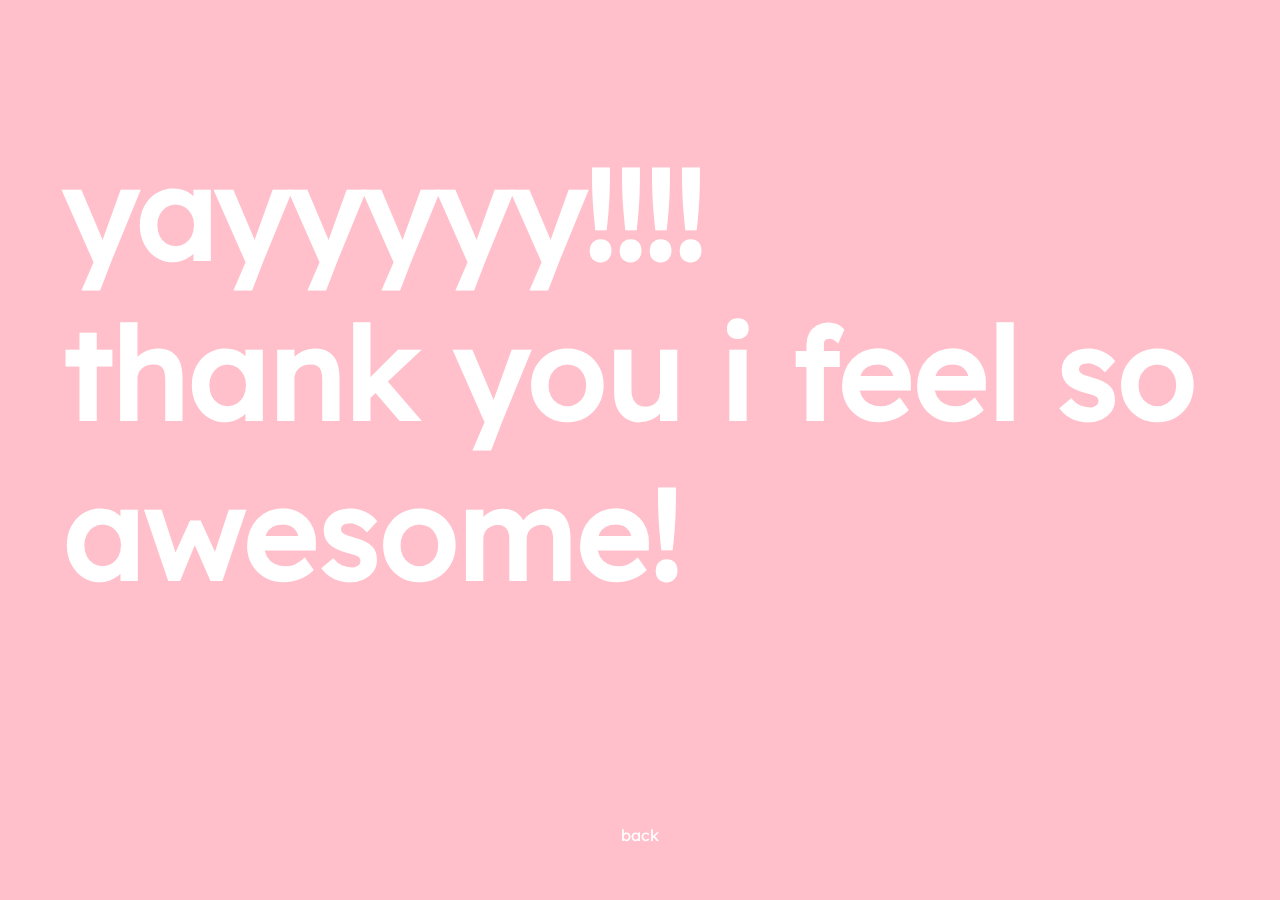
<file: thanku.html>
<!DOCTYPE html>
<html lang="en">
<html>
    <head>
        <meta charset="UTF-8">
        <meta http-equiv="X-UA-Compatible" content="IE=edge">
        <meta name="viewport" content="width=device-width, initial-scale=1.0">
        <meta name="description" content="a website for my girlfriend vivien"/>
        <meta name="author" content="alex mcbrier">
        <title>bananacat</title>
        <link rel="stylesheet" type="text/css" href="style.css" />
    </head>
    <body>
        <!-- 
            HOME PAGE DETAILS
            -----------------
            1. A title with logo at the top
            2. Choose either alex or vivien
            3. A navigation bar to home, text chat, and photo gallery
            4. A gallery view, where you can choose different options
        -->
        <div id = "loginContent">
            <h1 href="index.html" id = "title"></h1>
        </div>
        <a id="back" href="chat.html">back</a>
        <script>
            // Use JavaScript to set the text of the <h1> element
            document.getElementById("title").innerText = "yayyyyy!!!!\nthank you " + name + " i feel so awesome!";
        </script>
    </body>
</html>
</file>
<file: style.css>
* {
    font-family: 'lexendDeca';
    color: white;
}

body {
    margin: 0;
    padding: 0;
    font-family: 'Arial', sans-serif;
    background-color: pink;
}

header {
    background-color: #333;
}
a {
    text-decoration: none;
}
#title {
    font-size: 10vw;
    color: white;
}
.subtitle {
    font-size: 4vw;
    color: white;
    padding: 2vw;
}
.chatTitle {
    padding-top: 11vw;
    padding-left: 5vw;
}
#loginContent {
    width: 90%;
    height: 90%;
    position: absolute;
    top: 50%;
    left: 50%;
    transform: translate(-50%, -50%);
}

.navbar {
    display: flex;
    justify-content: center;
    padding: 1em;
}

.navbar ul {
    list-style: none;
    margin: 0;
    padding: 0;
}

.navbar li {
    display: inline;
    margin-right: 20px;
}

.navbar a {
    text-decoration: none;
    color: white;
    font-weight: bold;
    font-size: 18px;
}

.navbar a:hover {
    color: #ffcc00;
}

#displayStats {
    display: flex;
    justify-content: center;
    align-items: center;
    flex-wrap: wrap;
}

.statsContainer {
    user-select: none;
    background-color: rgb(233, 168, 179);
    font-size: 1.5rem;
    border-radius: 1.5rem;
    padding: 1.5rem;
    margin: 1rem;
    max-width: 100%;
    text-align: center;
    text-decoration: none;
}

.optionsHeader {
    font-size: 1.8rem;
    margin: 1rem 0;
    text-decoration: none;
}

.options {
    width: 100%;
    height: auto;
}

.chat-container {
    max-width: 600px;
    padding: 20px;
    padding-top: 10vw;
}

#chat-box {
    max-height: 300px;
    overflow-y: scroll;
    margin-bottom: 10px;
}

.input-container {
    display: flex;
}

input {
    flex: 1;
    padding: 10px;
    border: 1px solid #ccc;
}

button {
    padding: 10px;
    margin-left: 10px;
    cursor: pointer;
}

@font-face {
    font-family: 'lexendDeca';
    src: url('LexendDeca.ttf');
}

.chat-container {
    overflow: hidden;
    width: 95%;
    margin-bottom: 5%;
    height: 90%;
    border: none;
}

#chat-box {
    height: 100%;
    overflow-y: auto;
    color: #fff;
    padding-left: 5%;
    padding-top: 10%;
    word-wrap: break-word;
    width: 80%;
    font-size: 4vw;
}

.input-container {
    position: fixed;
    bottom: 15%;
    width: 95%;
    display: flex;
    border-radius: 2vh;
}
#back {
    position: fixed;
    bottom: 5%;
    border-radius: 2vh;
    left: 50%;
    transform: translate(-50%, -50%);
}

#user-input {
    flex: 1;
    padding: 5%;
    border: none;
    margin-right: 1%;
    border-radius: 2vh;
    color: rgb(79, 79, 79);
    font-size: 4vw;
    margin-right: 8vw;
}
#preview img {
    max-width: 100%;
    max-height: 300px;
    margin-top: 20px;
}
</file>
